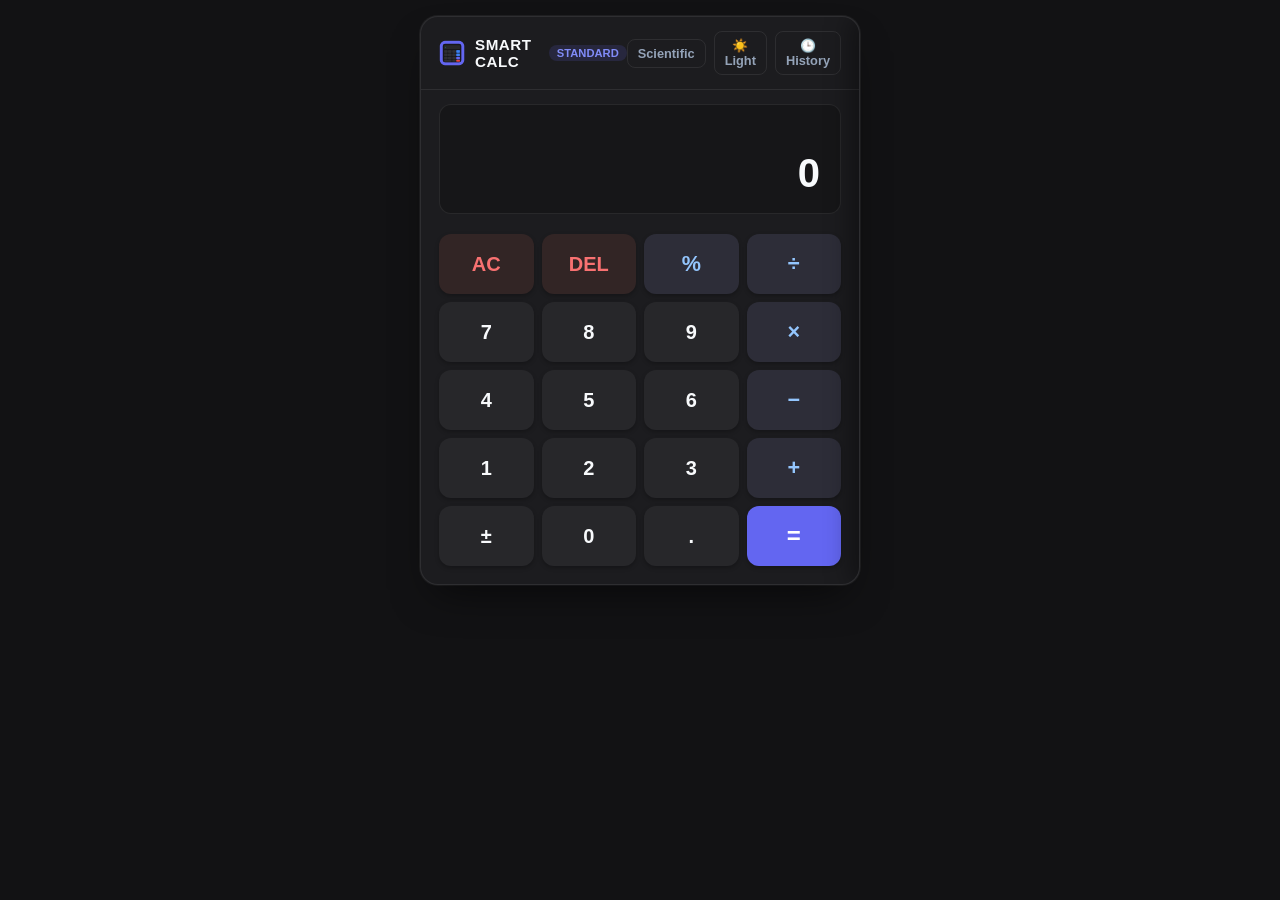
<file: web/index.html>
<!DOCTYPE html>
<html lang="en" data-theme="dark">
<head>
  <meta charset="UTF-8">
  <meta name="viewport" content="width=device-width, initial-scale=1.0, maximum-scale=1.0, user-scalable=no, viewport-fit=cover">
  <title>Smart Calculator - Professional Scientific PWA</title>
  
  <!-- PWA Meta Tags -->
  <meta name="description" content="Professional, responsive, installable scientific calculator with offline support and history.">
  <meta name="theme-color" content="#18181b">
  <meta name="mobile-web-app-capable" content="yes">
  <meta name="apple-mobile-web-app-capable" content="yes">
  <meta name="apple-mobile-web-app-status-bar-style" content="black-translucent">
  <meta name="apple-mobile-web-app-title" content="Smart Calc">
  <meta name="application-name" content="Smart Calculator">
  
  <!-- Manifest & Icons -->
  <link rel="manifest" href="manifest.json">
  <link rel="icon" type="image/png" sizes="32x32" href="icons/favicon.png">
  <link rel="apple-touch-icon" sizes="180x180" href="icons/apple-touch-icon.png">
  <link rel="icon" type="image/svg+xml" href="icons/icon.svg">

  <!-- Stylesheet -->
  <link rel="stylesheet" href="css/style.css">
</head>
<body>

  <!-- Loading / Splash Screen -->
  <div id="loading-screen" aria-hidden="true">
    <img src="icons/icon-192.png" alt="Smart Calculator" class="splash-icon">
    <h1 class="splash-title">SMART CALCULATOR</h1>
    <div class="splash-spinner"></div>
  </div>

  <!-- Main Calculator Container -->
  <main class="calculator-app" id="calculator-app" role="region" aria-label="Smart Calculator Application">
    
    <!-- Top Header -->
    <header class="header-bar">
      <div class="brand-wrapper">
        <img src="icons/icon-192.png" alt="Logo" class="app-logo">
        <span class="app-title">SMART CALC</span>
        <span class="mode-badge" id="mode-badge">Standard</span>
      </div>

      <div class="header-controls">
        <button id="install-pwa-btn" class="install-btn" title="Install Calculator as App" aria-label="Install App">
          📲 Install
        </button>
        <button id="mode-toggle-btn" class="icon-btn" title="Toggle Scientific Mode" aria-label="Toggle Scientific Mode">
          Scientific
        </button>
        <button id="theme-toggle-btn" class="icon-btn" title="Toggle Theme" aria-label="Toggle Theme">
          ☀️ Light
        </button>
        <button id="history-toggle-btn" class="icon-btn" title="View History" aria-label="View History">
          🕒 History
        </button>
      </div>
    </header>

    <!-- Display Section -->
    <section class="display-section" aria-live="polite">
      <div class="expression-line" id="expression-display"></div>
      <div class="result-line" id="result-display">0</div>
    </section>

    <!-- Keypad Grid -->
    <section class="keypad-container" id="keypad">
      <!-- Row 1: Scientific (sin, cos) + Standard (AC, DEL, %, ÷) -->
      <button class="calc-btn btn-sci sci-only" data-action="function" data-value="sin">sin</button>
      <button class="calc-btn btn-sci sci-only" data-action="function" data-value="cos">cos</button>
      <button class="calc-btn btn-action" data-action="clear" aria-label="All Clear">AC</button>
      <button class="calc-btn btn-action" data-action="delete" aria-label="Delete last character">DEL</button>
      <button class="calc-btn btn-op" data-action="percentage">%</button>
      <button class="calc-btn btn-op" data-action="operator" data-value="÷">÷</button>

      <!-- Row 2: Scientific (tan, log) + Standard (7, 8, 9, ×) -->
      <button class="calc-btn btn-sci sci-only" data-action="function" data-value="tan">tan</button>
      <button class="calc-btn btn-sci sci-only" data-action="function" data-value="log">log</button>
      <button class="calc-btn btn-num" data-action="number" data-value="7">7</button>
      <button class="calc-btn btn-num" data-action="number" data-value="8">8</button>
      <button class="calc-btn btn-num" data-action="number" data-value="9">9</button>
      <button class="calc-btn btn-op" data-action="operator" data-value="×">×</button>

      <!-- Row 3: Scientific (ln, n!) + Standard (4, 5, 6, −) -->
      <button class="calc-btn btn-sci sci-only" data-action="function" data-value="ln">ln</button>
      <button class="calc-btn btn-sci sci-only" data-action="factorial">n!</button>
      <button class="calc-btn btn-num" data-action="number" data-value="4">4</button>
      <button class="calc-btn btn-num" data-action="number" data-value="5">5</button>
      <button class="calc-btn btn-num" data-action="number" data-value="6">6</button>
      <button class="calc-btn btn-op" data-action="operator" data-value="−">−</button>

      <!-- Row 4: Scientific (√, x²) + Standard (1, 2, 3, +) -->
      <button class="calc-btn btn-sci sci-only" data-action="function" data-value="sqrt">√</button>
      <button class="calc-btn btn-sci sci-only" data-action="square">x²</button>
      <button class="calc-btn btn-num" data-action="number" data-value="1">1</button>
      <button class="calc-btn btn-num" data-action="number" data-value="2">2</button>
      <button class="calc-btn btn-num" data-action="number" data-value="3">3</button>
      <button class="calc-btn btn-op" data-action="operator" data-value="+">+</button>

      <!-- Row 5: Scientific (x^y, 1/x) + Standard (±, 0, ., =) -->
      <button class="calc-btn btn-sci sci-only" data-action="operator" data-value="^">x^y</button>
      <button class="calc-btn btn-sci sci-only" data-action="reciprocal">1/x</button>
      <button class="calc-btn btn-num" data-action="toggle-sign">±</button>
      <button class="calc-btn btn-num" data-action="number" data-value="0">0</button>
      <button class="calc-btn btn-num" data-action="number" data-value=".">.</button>
      <button class="calc-btn btn-equal" data-action="equal" aria-label="Calculate result">=</button>

      <!-- Extra Scientific Row (π, e, brackets) -->
      <button class="calc-btn btn-sci sci-only" data-action="constant" data-value="pi">π</button>
      <button class="calc-btn btn-sci sci-only" data-action="constant" data-value="e">e</button>
      <button class="calc-btn btn-op sci-only" data-action="bracket" data-value="(">(</button>
      <button class="calc-btn btn-op sci-only" data-action="bracket" data-value=")">)</button>
      <button class="calc-btn btn-op sci-only" data-action="operator" data-value="^">^</button>
      <button class="calc-btn btn-equal sci-only" data-action="equal">=</button>
    </section>

    <!-- Slide-Out History Drawer -->
    <aside class="history-drawer" id="history-drawer" aria-label="Calculation History">
      <div class="drawer-header">
        <h2 class="drawer-title">Calculation History</h2>
        <button id="close-history-btn" class="close-drawer-btn" aria-label="Close history drawer">✕</button>
      </div>

      <div class="history-list" id="history-list">
        <!-- History entries will be injected here -->
      </div>

      <div class="drawer-footer">
        <button id="clear-history-btn" class="clear-history-btn">Clear All History</button>
      </div>
    </aside>

  </main>

  <!-- Application Scripts -->
  <script src="js/calculator.js"></script>
  <script src="js/app.js"></script>
</body>
</html>
</file>
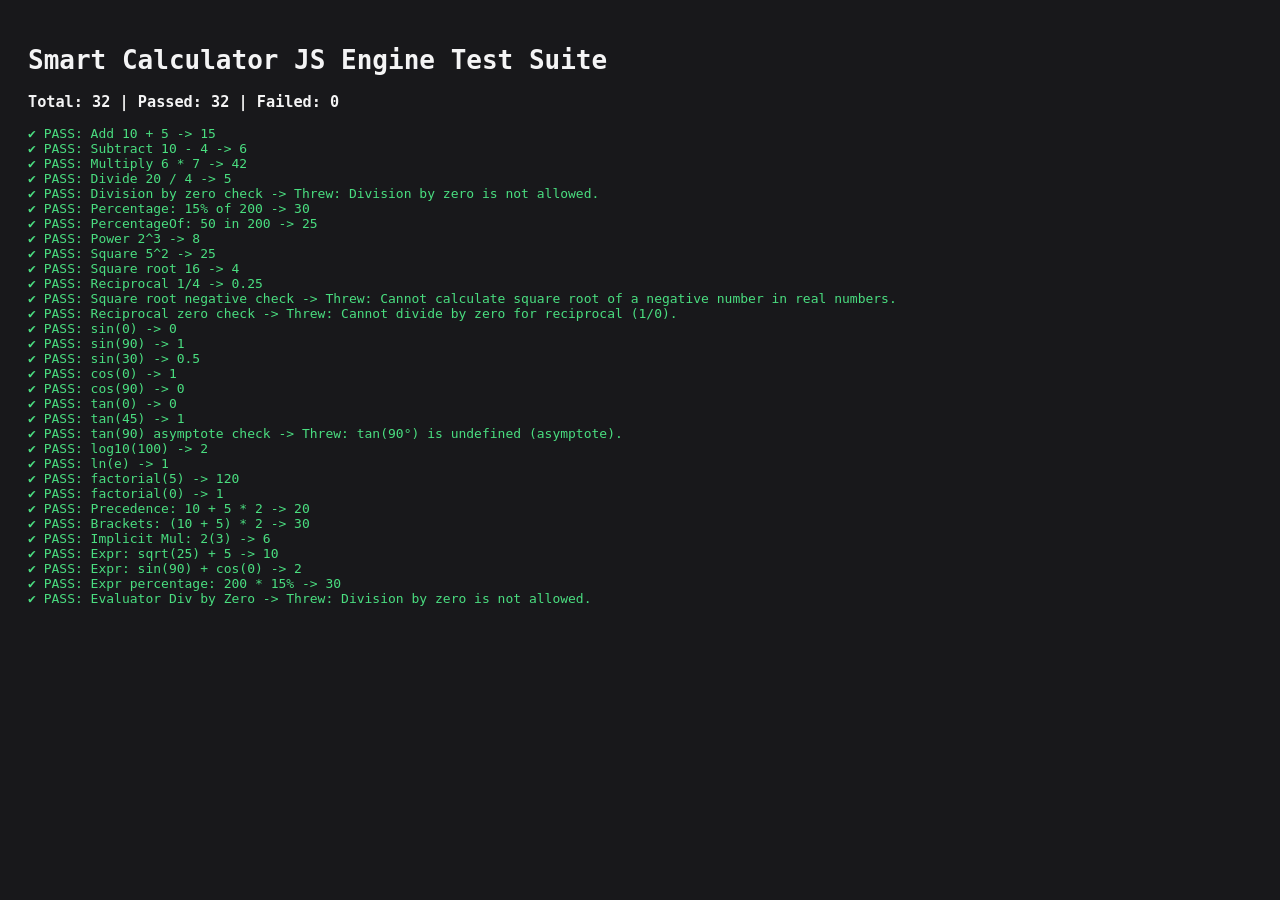
<file: web/test_calc.html>
<!DOCTYPE html>
<html lang="en">
<head>
  <meta charset="UTF-8">
  <title>Calculator JS Unit Tests</title>
  <style>
    body { font-family: monospace; background: #18181b; color: #f4f4f5; padding: 20px; }
    .pass { color: #4ade80; }
    .fail { color: #f87171; font-weight: bold; }
  </style>
</head>
<body>
  <h1>Smart Calculator JS Engine Test Suite</h1>
  <div id="results">Running tests...</div>

  <script src="js/calculator.js"></script>
  <script>
    const resultsEl = document.getElementById("results");
    const testLog = [];
    let passed = 0;
    let failed = 0;

    function assertEqual(actual, expected, testName) {
      const match = typeof actual === "number" && typeof expected === "number"
        ? Math.abs(actual - expected) < 1e-6
        : actual === expected;

      if (match) {
        passed++;
        testLog.push(`<div class="pass">✔ PASS: ${testName} -> ${actual}</div>`);
      } else {
        failed++;
        testLog.push(`<div class="fail">✖ FAIL: ${testName} (Expected: ${expected}, Got: ${actual})</div>`);
      }
    }

    function assertThrows(fn, testName) {
      try {
        fn();
        failed++;
        testLog.push(`<div class="fail">✖ FAIL: ${testName} (Did not throw)</div>`);
      } catch (err) {
        passed++;
        testLog.push(`<div class="pass">✔ PASS: ${testName} -> Threw: ${err.message}</div>`);
      }
    }

    // 1. Basic Arithmetic
    assertEqual(SmartCalculator.add(10, 5), 15, "Add 10 + 5");
    assertEqual(SmartCalculator.subtract(10, 4), 6, "Subtract 10 - 4");
    assertEqual(SmartCalculator.multiply(6, 7), 42, "Multiply 6 * 7");
    assertEqual(SmartCalculator.divide(20, 4), 5, "Divide 20 / 4");
    assertThrows(() => SmartCalculator.divide(10, 0), "Division by zero check");

    // 2. Percentage
    assertEqual(SmartCalculator.percentage(200, 15), 30, "Percentage: 15% of 200");
    assertEqual(SmartCalculator.percentageOf(50, 200), 25, "PercentageOf: 50 in 200");

    // 3. Power, Root, Square, Reciprocal
    assertEqual(SmartCalculator.power(2, 3), 8, "Power 2^3");
    assertEqual(SmartCalculator.square(5), 25, "Square 5^2");
    assertEqual(SmartCalculator.squareRoot(16), 4, "Square root 16");
    assertEqual(SmartCalculator.reciprocal(4), 0.25, "Reciprocal 1/4");
    assertThrows(() => SmartCalculator.squareRoot(-9), "Square root negative check");
    assertThrows(() => SmartCalculator.reciprocal(0), "Reciprocal zero check");

    // 4. Scientific
    assertEqual(SmartCalculator.sin(0), 0, "sin(0)");
    assertEqual(SmartCalculator.sin(90), 1, "sin(90)");
    assertEqual(SmartCalculator.sin(30), 0.5, "sin(30)");
    assertEqual(SmartCalculator.cos(0), 1, "cos(0)");
    assertEqual(SmartCalculator.cos(90), 0, "cos(90)");
    assertEqual(SmartCalculator.tan(0), 0, "tan(0)");
    assertEqual(SmartCalculator.tan(45), 1, "tan(45)");
    assertThrows(() => SmartCalculator.tan(90), "tan(90) asymptote check");
    assertEqual(SmartCalculator.log10(100), 2, "log10(100)");
    assertEqual(SmartCalculator.ln(Math.E), 1, "ln(e)");
    assertEqual(SmartCalculator.factorial(5), 120, "factorial(5)");
    assertEqual(SmartCalculator.factorial(0), 1, "factorial(0)");

    // 5. Expression Evaluator
    assertEqual(SafeExpressionEvaluator.evaluate("10 + 5 * 2"), 20, "Precedence: 10 + 5 * 2");
    assertEqual(SafeExpressionEvaluator.evaluate("(10 + 5) * 2"), 30, "Brackets: (10 + 5) * 2");
    assertEqual(SafeExpressionEvaluator.evaluate("2(3)"), 6, "Implicit Mul: 2(3)");
    assertEqual(SafeExpressionEvaluator.evaluate("sqrt(25) + 5"), 10, "Expr: sqrt(25) + 5");
    assertEqual(SafeExpressionEvaluator.evaluate("sin(90) + cos(0)"), 2, "Expr: sin(90) + cos(0)");
    assertEqual(SafeExpressionEvaluator.evaluate("200 * 15%"), 30, "Expr percentage: 200 * 15%");
    assertThrows(() => SafeExpressionEvaluator.evaluate("15 / 0"), "Evaluator Div by Zero");

    resultsEl.innerHTML = `<h3>Total: ${passed + failed} | Passed: ${passed} | Failed: ${failed}</h3>` + testLog.join("");
  </script>
</body>
</html>
</file>
<file: web/css/style.css>
/* ==========================================================================
   SMART CALCULATOR - Modern PWA Stylesheet
   Responsive, touch-optimized, accessible, with Dark & Light theme tokens
   ========================================================================== */

:root {
  --font-family: -apple-system, BlinkMacSystemFont, "Segoe UI", Roboto, Helvetica, Arial, sans-serif;
  --font-mono: "SF Mono", "Consolas", "Fira Code", monospace;

  /* Transitions */
  --transition-fast: 0.15s cubic-bezier(0.4, 0, 0.2, 1);
  --transition-normal: 0.25s cubic-bezier(0.4, 0, 0.2, 1);
  --radius-sm: 8px;
  --radius-md: 12px;
  --radius-lg: 18px;
  --radius-full: 9999px;
}

/* ------------------ Dark Charcoal Theme (Default) ------------------ */
[data-theme="dark"] {
  --bg-app: #121214;
  --bg-calculator: #1c1c1f;
  --bg-display: #161618;
  --bg-drawer: #18181b;
  --border-color: rgba(255, 255, 255, 0.08);

  /* Typography */
  --text-primary: #f8fafc;
  --text-secondary: #94a3b8;
  --text-muted: #64748b;

  /* Button Tokens */
  --btn-num-bg: #27272a;
  --btn-num-hover: #38383f;
  --btn-num-active: #4a4a54;
  --btn-num-text: #f8fafc;

  --btn-op-bg: #2d2d38;
  --btn-op-hover: #3d3d4e;
  --btn-op-active: #4e4e64;
  --btn-op-text: #93c5fd;

  --btn-action-bg: #322525;
  --btn-action-hover: #452d2d;
  --btn-action-active: #5c3737;
  --btn-action-text: #f87171;

  --btn-equal-bg: #6366f1;
  --btn-equal-hover: #4f46e5;
  --btn-equal-active: #4338ca;
  --btn-equal-text: #ffffff;

  --btn-sci-bg: #222228;
  --btn-sci-hover: #31313a;
  --btn-sci-active: #40404c;
  --btn-sci-text: #c084fc;

  /* Card & Shadow */
  --card-shadow: 0 20px 40px -15px rgba(0, 0, 0, 0.6), 0 0 0 1px rgba(255, 255, 255, 0.06);
  --btn-shadow: 0 2px 4px rgba(0, 0, 0, 0.25);
  --accent-glow: 0 0 20px rgba(99, 102, 241, 0.4);
}

/* ------------------ Clean Light Theme ------------------ */
[data-theme="light"] {
  --bg-app: #f1f5f9;
  --bg-calculator: #ffffff;
  --bg-display: #f8fafc;
  --bg-drawer: #ffffff;
  --border-color: rgba(0, 0, 0, 0.08);

  /* Typography */
  --text-primary: #0f172a;
  --text-secondary: #475569;
  --text-muted: #94a3b8;

  /* Button Tokens */
  --btn-num-bg: #f8fafc;
  --btn-num-hover: #e2e8f0;
  --btn-num-active: #cbd5e1;
  --btn-num-text: #0f172a;

  --btn-op-bg: #e0e7ff;
  --btn-op-hover: #c7d2fe;
  --btn-op-active: #a5b4fc;
  --btn-op-text: #4338ca;

  --btn-action-bg: #fee2e2;
  --btn-action-hover: #fecaca;
  --btn-action-active: #fca5a5;
  --btn-action-text: #dc2626;

  --btn-equal-bg: #4f46e5;
  --btn-equal-hover: #4338ca;
  --btn-equal-active: #3730a3;
  --btn-equal-text: #ffffff;

  --btn-sci-bg: #f5f3ff;
  --btn-sci-hover: #ede9fe;
  --btn-sci-active: #ddd6fe;
  --btn-sci-text: #7c3aed;

  /* Card & Shadow */
  --card-shadow: 0 20px 40px -15px rgba(0, 0, 0, 0.1), 0 0 0 1px rgba(0, 0, 0, 0.06);
  --btn-shadow: 0 2px 4px rgba(0, 0, 0, 0.05);
  --accent-glow: 0 0 20px rgba(79, 70, 229, 0.3);
}

/* ------------------ Base Reset ------------------ */
*,
*::before,
*::after {
  box-sizing: border-box;
  margin: 0;
  padding: 0;
  -webkit-tap-highlight-color: transparent;
  user-select: none;
}

body {
  font-family: var(--font-family);
  background-color: var(--bg-app);
  color: var(--text-primary);
  min-height: 100vh;
  min-height: -webkit-fill-available;
  display: flex;
  justify-content: center;
  align-items: center;
  padding: 16px;
  overflow-x: hidden;
  transition: background-color var(--transition-normal);
}

/* ------------------ Loading / Splash Screen ------------------ */
#loading-screen {
  position: fixed;
  inset: 0;
  background-color: var(--bg-app);
  display: flex;
  flex-direction: column;
  justify-content: center;
  align-items: center;
  z-index: 9999;
  transition: opacity 0.4s ease, visibility 0.4s ease;
}

#loading-screen.hidden {
  opacity: 0;
  visibility: hidden;
  pointer-events: none;
}

.splash-icon {
  width: 96px;
  height: 96px;
  border-radius: 24px;
  box-shadow: var(--accent-glow);
  animation: pulse 2s infinite ease-in-out;
}

.splash-title {
  margin-top: 20px;
  font-size: 1.25rem;
  font-weight: 700;
  letter-spacing: 1px;
  color: var(--text-primary);
}

.splash-spinner {
  margin-top: 16px;
  width: 28px;
  height: 28px;
  border: 3px solid rgba(99, 102, 241, 0.2);
  border-top-color: #6366f1;
  border-radius: 50%;
  animation: spin 0.8s linear infinite;
}

@keyframes spin {
  to {
    transform: rotate(360deg);
  }
}

@keyframes pulse {
  0%, 100% {
    transform: scale(1);
  }
  50% {
    transform: scale(1.05);
  }
}

/* ------------------ Main Calculator Container ------------------ */
.calculator-app {
  position: relative;
  width: 100%;
  max-width: 440px;
  background-color: var(--bg-calculator);
  border-radius: var(--radius-lg);
  box-shadow: var(--card-shadow);
  overflow: hidden;
  display: flex;
  flex-direction: column;
  border: 1px solid var(--border-color);
  transition: max-width var(--transition-normal), background-color var(--transition-normal);
}

.calculator-app.scientific-active {
  max-width: 680px;
}

/* ------------------ Header Bar ------------------ */
.header-bar {
  display: flex;
  justify-content: space-between;
  align-items: center;
  padding: 14px 18px;
  border-bottom: 1px solid var(--border-color);
}

.brand-wrapper {
  display: flex;
  align-items: center;
  gap: 10px;
}

.app-logo {
  width: 26px;
  height: 26px;
  border-radius: 6px;
}

.app-title {
  font-size: 0.95rem;
  font-weight: 700;
  letter-spacing: 0.5px;
  color: var(--text-primary);
}

.mode-badge {
  font-size: 0.7rem;
  padding: 2px 8px;
  border-radius: var(--radius-full);
  background-color: rgba(99, 102, 241, 0.15);
  color: #818cf8;
  font-weight: 600;
  text-transform: uppercase;
}

.header-controls {
  display: flex;
  align-items: center;
  gap: 8px;
}

.icon-btn {
  background: transparent;
  border: 1px solid var(--border-color);
  color: var(--text-secondary);
  border-radius: var(--radius-sm);
  padding: 6px 10px;
  font-size: 0.8rem;
  font-weight: 600;
  cursor: pointer;
  display: inline-flex;
  align-items: center;
  gap: 5px;
  transition: all var(--transition-fast);
}

.icon-btn:hover {
  background-color: var(--btn-num-hover);
  color: var(--text-primary);
}

.icon-btn.active {
  background-color: #6366f1;
  color: #ffffff;
  border-color: #6366f1;
}

/* Install Button Banner */
.install-btn {
  display: none;
  background: linear-gradient(135deg, #4f46e5, #7c3aed);
  color: #ffffff;
  border: none;
  border-radius: var(--radius-sm);
  padding: 6px 12px;
  font-size: 0.8rem;
  font-weight: 700;
  cursor: pointer;
  animation: installGlow 3s infinite;
}

.install-btn.visible {
  display: inline-flex;
}

@keyframes installGlow {
  0%, 100% {
    box-shadow: 0 0 10px rgba(99, 102, 241, 0.5);
  }
  50% {
    box-shadow: 0 0 18px rgba(124, 58, 237, 0.8);
  }
}

/* ------------------ Display Section ------------------ */
.display-section {
  background-color: var(--bg-display);
  margin: 14px 18px 8px;
  padding: 16px 20px;
  border-radius: var(--radius-md);
  border: 1px solid var(--border-color);
  display: flex;
  flex-direction: column;
  justify-content: flex-end;
  align-items: flex-end;
  min-height: 110px;
  overflow: hidden;
}

.expression-line {
  font-family: var(--font-mono);
  font-size: 1.05rem;
  color: var(--text-secondary);
  width: 100%;
  text-align: right;
  white-space: nowrap;
  overflow-x: auto;
  scrollbar-width: none;
  min-height: 24px;
}

.expression-line::-webkit-scrollbar {
  display: none;
}

.result-line {
  font-family: var(--font-family);
  font-size: 2.5rem;
  font-weight: 700;
  color: var(--text-primary);
  width: 100%;
  text-align: right;
  white-space: nowrap;
  overflow-x: auto;
  scrollbar-width: none;
  line-height: 1.2;
  margin-top: 4px;
}

.result-line::-webkit-scrollbar {
  display: none;
}

.result-line.error {
  color: #ef4444;
  font-size: 1.5rem;
}

/* ------------------ Main Keypad ------------------ */
.keypad-container {
  padding: 12px 18px 18px;
  display: grid;
  gap: 8px;
  grid-template-columns: repeat(4, 1fr);
  transition: all var(--transition-normal);
}

/* Scientific layout: 6 columns */
.calculator-app.scientific-active .keypad-container {
  grid-template-columns: repeat(6, 1fr);
}

/* Button Base */
.calc-btn {
  font-family: var(--font-family);
  font-size: 1.25rem;
  font-weight: 600;
  border: none;
  border-radius: var(--radius-md);
  height: 56px;
  display: flex;
  justify-content: center;
  align-items: center;
  cursor: pointer;
  box-shadow: var(--btn-shadow);
  transition: background-color var(--transition-fast), transform var(--transition-fast), box-shadow var(--transition-fast);
  touch-action: manipulation;
}

.calc-btn:hover {
  transform: translateY(-1px);
}

.calc-btn:active,
.calc-btn.pressed {
  transform: translateY(1px) scale(0.97);
}

/* Button Variants */
.btn-num {
  background-color: var(--btn-num-bg);
  color: var(--btn-num-text);
}
.btn-num:hover {
  background-color: var(--btn-num-hover);
}
.btn-num:active {
  background-color: var(--btn-num-active);
}

.btn-op {
  background-color: var(--btn-op-bg);
  color: var(--btn-op-text);
  font-size: 1.35rem;
}
.btn-op:hover {
  background-color: var(--btn-op-hover);
}
.btn-op:active {
  background-color: var(--btn-op-active);
}

.btn-action {
  background-color: var(--btn-action-bg);
  color: var(--btn-action-text);
}
.btn-action:hover {
  background-color: var(--btn-action-hover);
}
.btn-action:active {
  background-color: var(--btn-action-active);
}

.btn-equal {
  background-color: var(--btn-equal-bg);
  color: var(--btn-equal-text);
  font-size: 1.5rem;
}
.btn-equal:hover {
  background-color: var(--btn-equal-hover);
  box-shadow: var(--accent-glow);
}
.btn-equal:active {
  background-color: var(--btn-equal-active);
}

.btn-sci {
  background-color: var(--btn-sci-bg);
  color: var(--btn-sci-text);
  font-size: 1.05rem;
}
.btn-sci:hover {
  background-color: var(--btn-sci-hover);
}
.btn-sci:active {
  background-color: var(--btn-sci-active);
}

/* Visibility toggling for scientific buttons */
.sci-only {
  display: none;
}

.calculator-app.scientific-active .sci-only {
  display: flex;
}

.span-4 {
  grid-column: span 4;
}

/* ------------------ History Drawer ------------------ */
.history-drawer {
  position: absolute;
  top: 0;
  right: 0;
  bottom: 0;
  width: 320px;
  background-color: var(--bg-drawer);
  border-left: 1px solid var(--border-color);
  box-shadow: -8px 0 24px rgba(0, 0, 0, 0.4);
  transform: translateX(100%);
  transition: transform var(--transition-normal);
  z-index: 100;
  display: flex;
  flex-direction: column;
}

.history-drawer.open {
  transform: translateX(0);
}

.drawer-header {
  display: flex;
  justify-content: space-between;
  align-items: center;
  padding: 16px;
  border-bottom: 1px solid var(--border-color);
}

.drawer-title {
  font-size: 1rem;
  font-weight: 700;
  color: var(--text-primary);
}

.close-drawer-btn {
  background: transparent;
  border: none;
  font-size: 1.25rem;
  color: var(--text-secondary);
  cursor: pointer;
  padding: 4px 8px;
  border-radius: var(--radius-sm);
}

.close-drawer-btn:hover {
  background-color: var(--btn-num-hover);
  color: var(--text-primary);
}

.history-list {
  flex: 1;
  overflow-y: auto;
  padding: 12px;
  display: flex;
  flex-direction: column;
  gap: 8px;
}

.history-item {
  background-color: var(--bg-calculator);
  border: 1px solid var(--border-color);
  border-radius: var(--radius-sm);
  padding: 10px 12px;
  display: flex;
  justify-content: space-between;
  align-items: center;
  cursor: pointer;
  transition: all var(--transition-fast);
}

.history-item:hover {
  border-color: #6366f1;
  background-color: var(--btn-num-hover);
}

.history-content {
  flex: 1;
  overflow: hidden;
}

.history-expr {
  font-family: var(--font-mono);
  font-size: 0.85rem;
  color: var(--text-secondary);
  white-space: nowrap;
  overflow: hidden;
  text-overflow: ellipsis;
}

.history-res {
  font-size: 1.1rem;
  font-weight: 700;
  color: var(--text-primary);
  margin-top: 2px;
}

.history-time {
  font-size: 0.7rem;
  color: var(--text-muted);
  margin-top: 4px;
}

.item-delete-btn {
  background: transparent;
  border: none;
  color: var(--text-muted);
  font-size: 1rem;
  cursor: pointer;
  padding: 6px;
  border-radius: 4px;
  transition: color var(--transition-fast);
}

.item-delete-btn:hover {
  color: #ef4444;
}

.history-empty {
  text-align: center;
  color: var(--text-muted);
  padding: 40px 16px;
  font-size: 0.9rem;
}

.drawer-footer {
  padding: 12px 16px;
  border-top: 1px solid var(--border-color);
}

.clear-history-btn {
  width: 100%;
  padding: 10px;
  border-radius: var(--radius-sm);
  background-color: var(--btn-action-bg);
  color: var(--btn-action-text);
  border: none;
  font-weight: 600;
  cursor: pointer;
  transition: background-color var(--transition-fast);
}

.clear-history-btn:hover {
  background-color: var(--btn-action-hover);
}

/* ------------------ Responsive Media Queries ------------------ */

/* Small Mobile Devices (< 380px) */
@media (max-width: 380px) {
  body {
    padding: 0;
  }
  .calculator-app {
    border-radius: 0;
    min-height: 100vh;
    border: none;
  }
  .calc-btn {
    height: 48px;
    font-size: 1.1rem;
  }
  .result-line {
    font-size: 2rem;
  }
  .history-drawer {
    width: 100%;
  }
}

/* Tablet & Mobile Screens (< 768px) */
@media (max-width: 768px) {
  .calculator-app.scientific-active {
    max-width: 100%;
  }
  .history-drawer {
    width: 100%;
  }
}

/* Desktop Screens (> 768px) with wide layout support */
@media (min-width: 769px) {
  .calc-btn {
    height: 60px;
  }
}
</file>
